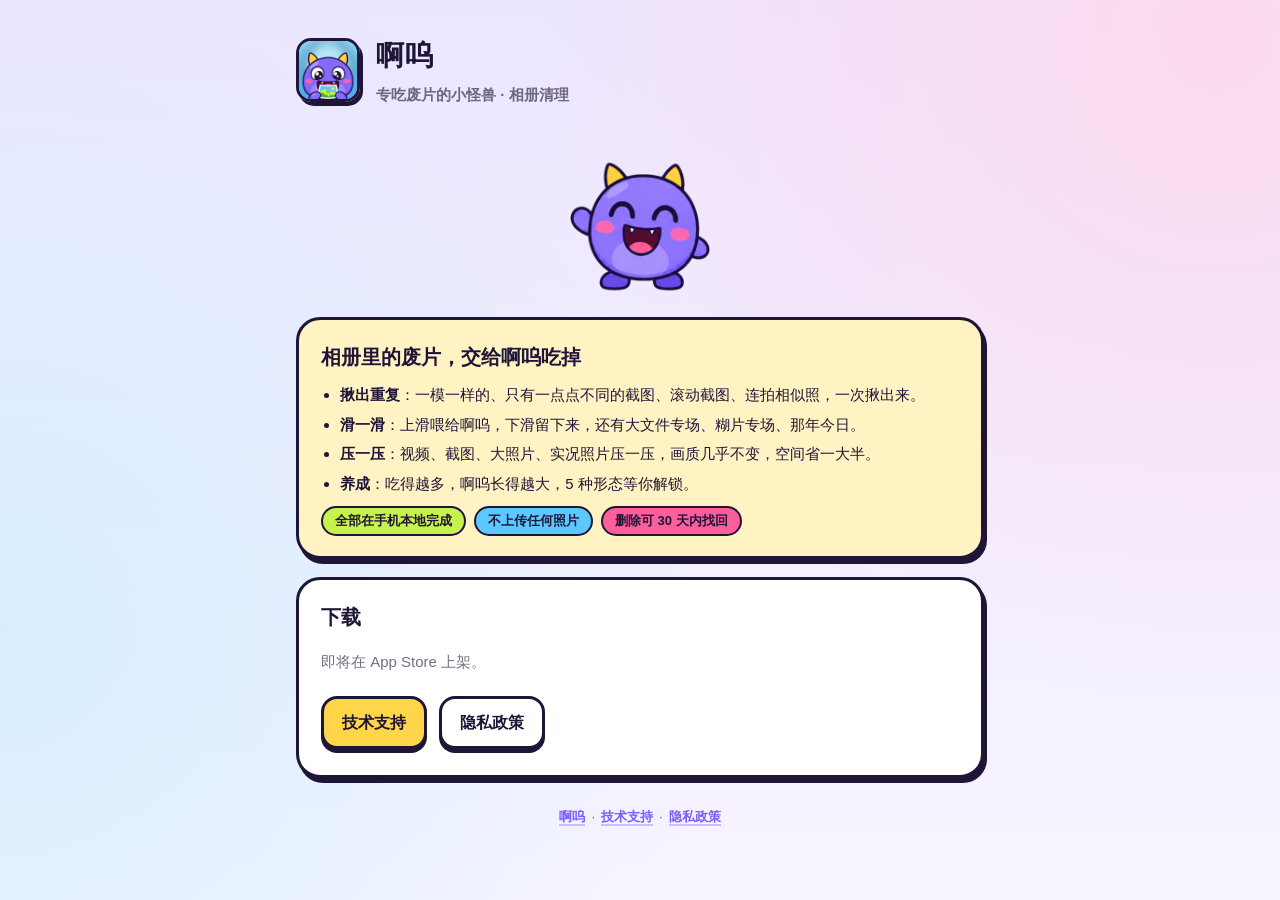
<file: index.html>
<!doctype html>
<html lang="zh-CN">
<head>
<meta charset="utf-8">
<meta name="viewport" content="width=device-width, initial-scale=1">
<title>啊呜 · 专吃废片的小怪兽</title>
<meta name="description" content="啊呜：揪出重复截图、滑一滑清废片、视频照片压一压。全部在手机本地完成，不上传任何照片。">
<link rel="icon" href="assets/icon.png">
<link rel="stylesheet" href="style.css">
</head>
<body>
<main>
  <header class="hero">
    <img class="icon" src="assets/icon.png" alt="啊呜的图标">
    <div>
      <h1>啊呜</h1>
      <p>专吃废片的小怪兽 · 相册清理</p>
    </div>
  </header>

  <img class="mascot" src="assets/awu.png" alt="紫色小怪兽啊呜">

  <div class="card tint-sunny">
    <h2>相册里的废片，交给啊呜吃掉</h2>
    <ul>
      <li><b>揪出重复</b>：一模一样的、只有一点点不同的截图、滚动截图、连拍相似照，一次揪出来。</li>
      <li><b>滑一滑</b>：上滑喂给啊呜，下滑留下来，还有大文件专场、糊片专场、那年今日。</li>
      <li><b>压一压</b>：视频、截图、大照片、实况照片压一压，画质几乎不变，空间省一大半。</li>
      <li><b>养成</b>：吃得越多，啊呜长得越大，5 种形态等你解锁。</li>
    </ul>
    <div class="chips">
      <span class="chip lime">全部在手机本地完成</span>
      <span class="chip sky">不上传任何照片</span>
      <span class="chip pink">删除可 30 天内找回</span>
    </div>
  </div>

  <div class="card">
    <h2>下载</h2>
    <p class="muted">即将在 App Store 上架。</p>
    <a class="button" href="support.html">技术支持</a>
    <a class="button white" href="privacy.html">隐私政策</a>
  </div>

  <footer>
    <a href="index.html">啊呜</a>·<a href="support.html">技术支持</a>·<a href="privacy.html">隐私政策</a>
  </footer>
</main>
</body>
</html>
</file>
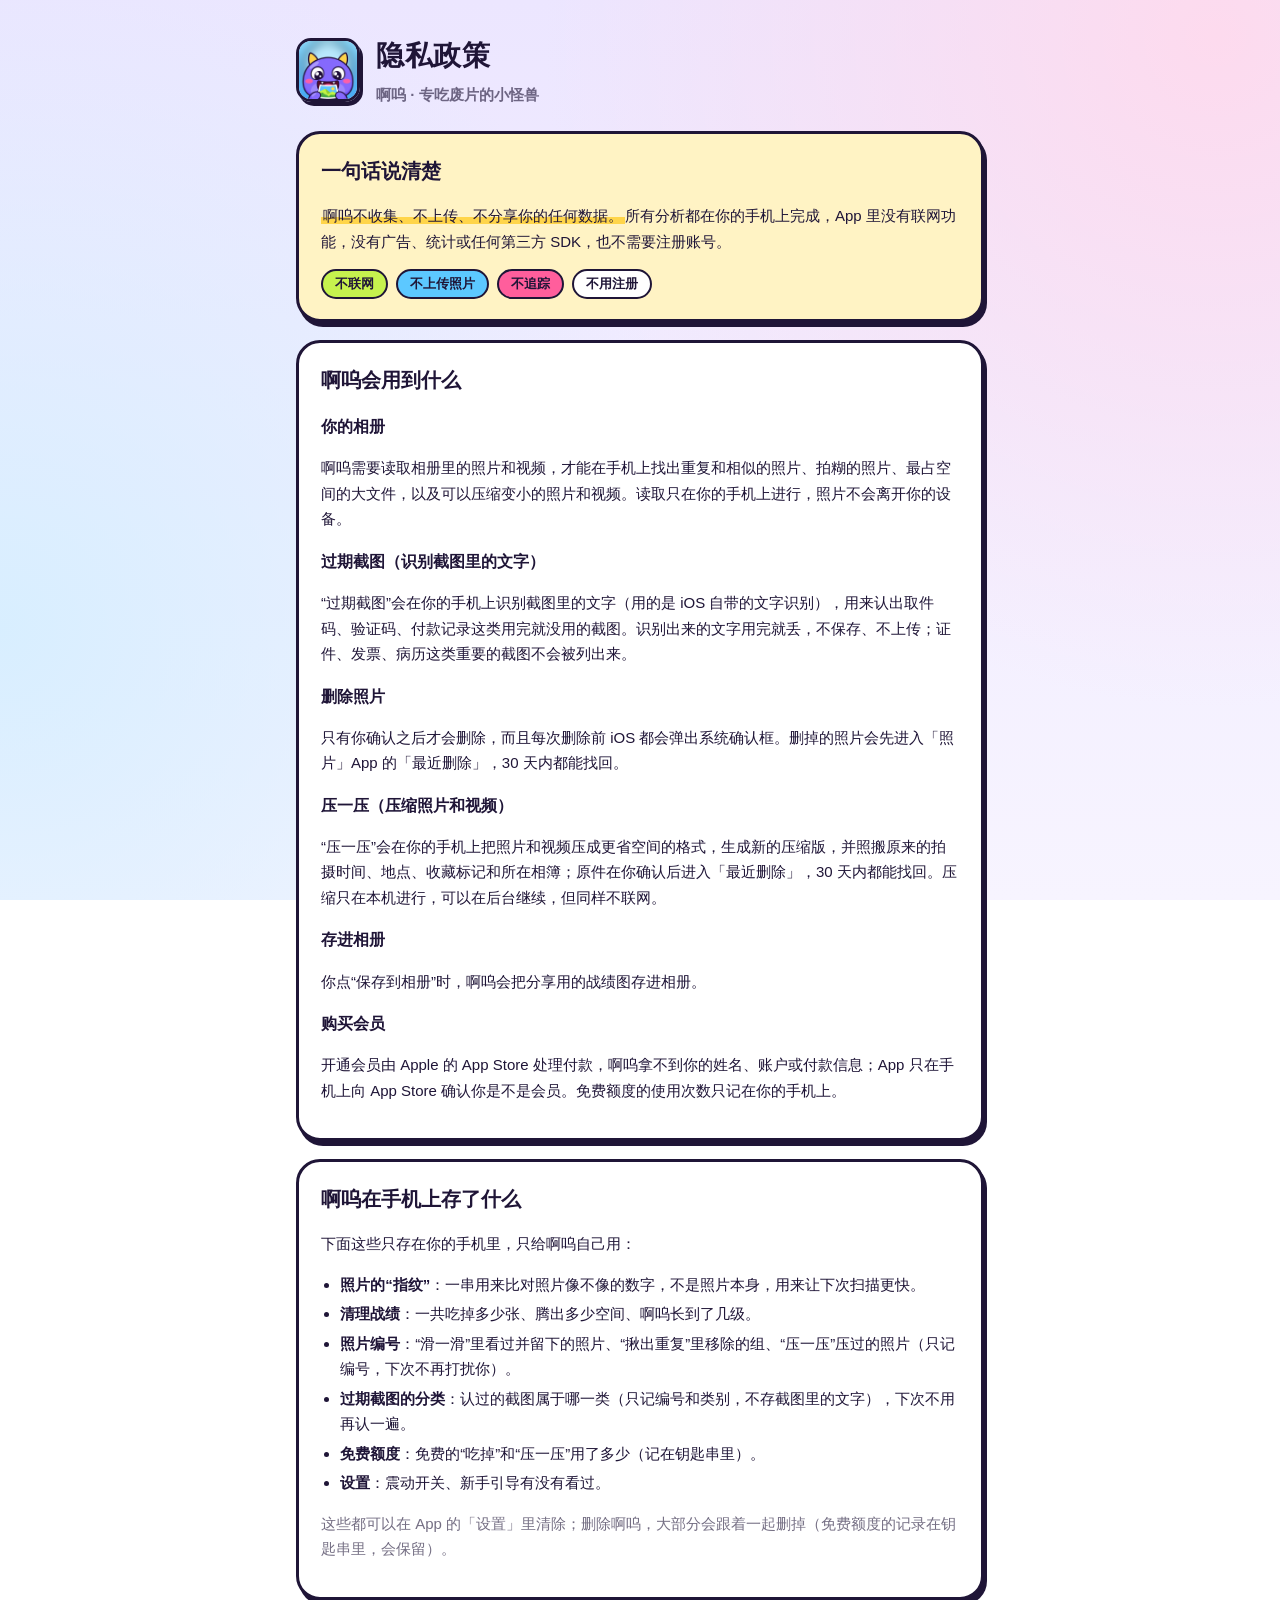
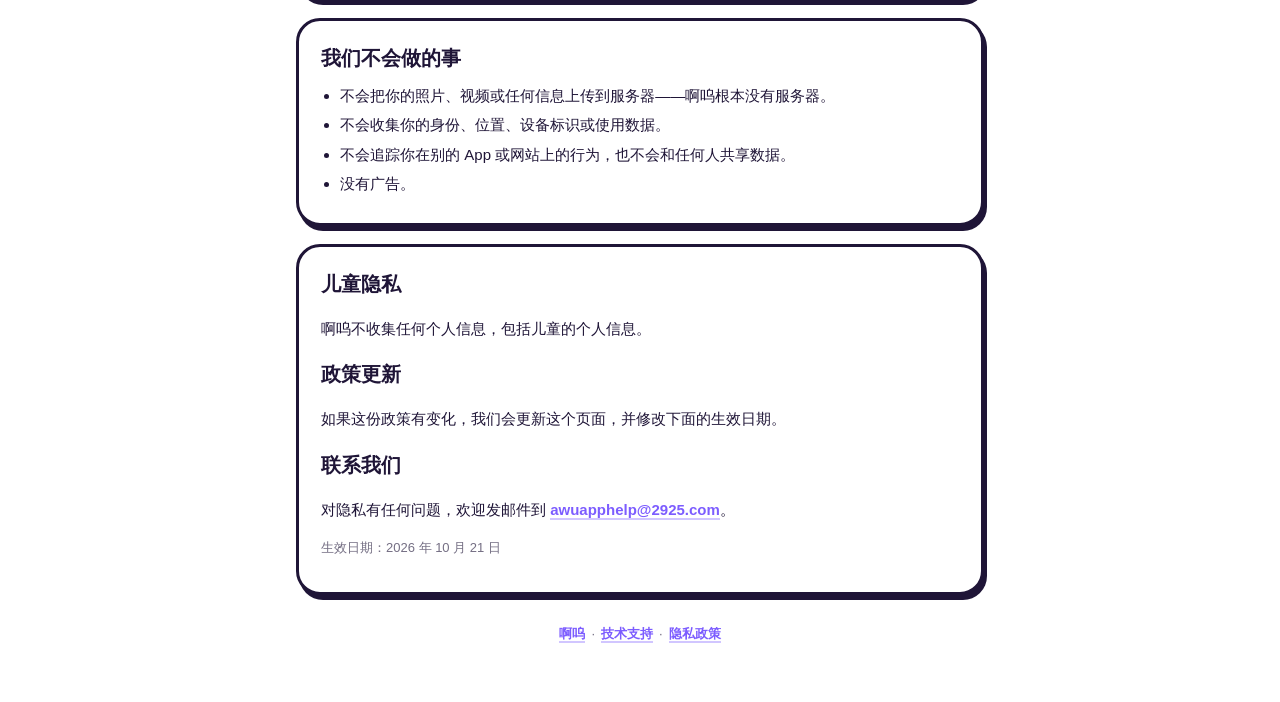
<file: privacy.html>
<!doctype html>
<html lang="zh-CN">
<head>
<meta charset="utf-8">
<meta name="viewport" content="width=device-width, initial-scale=1">
<title>啊呜 · 隐私政策</title>
<meta name="description" content="啊呜（相册清理 App）的隐私政策：不收集、不上传、不分享你的任何数据，所有分析都在你的手机上完成。">
<link rel="icon" href="assets/icon.png">
<link rel="stylesheet" href="style.css">
</head>
<body>
<main>
  <header class="hero">
    <img class="icon" src="assets/icon.png" alt="啊呜的图标">
    <div>
      <h1>隐私政策</h1>
      <p>啊呜 · 专吃废片的小怪兽</p>
    </div>
  </header>

  <div class="card tint-sunny">
    <h2>一句话说清楚</h2>
    <p><span class="highlight">啊呜不收集、不上传、不分享你的任何数据。</span>所有分析都在你的手机上完成，App 里没有联网功能，没有广告、统计或任何第三方 SDK，也不需要注册账号。</p>
    <div class="chips">
      <span class="chip lime">不联网</span>
      <span class="chip sky">不上传照片</span>
      <span class="chip pink">不追踪</span>
      <span class="chip">不用注册</span>
    </div>
  </div>

  <div class="card">
    <h2>啊呜会用到什么</h2>
    <h3>你的相册</h3>
    <p>啊呜需要读取相册里的照片和视频，才能在手机上找出重复和相似的照片、拍糊的照片、最占空间的大文件，以及可以压缩变小的照片和视频。读取只在你的手机上进行，照片不会离开你的设备。</p>
    <h3>过期截图（识别截图里的文字）</h3>
    <p>“过期截图”会在你的手机上识别截图里的文字（用的是 iOS 自带的文字识别），用来认出取件码、验证码、付款记录这类用完就没用的截图。识别出来的文字用完就丢，不保存、不上传；证件、发票、病历这类重要的截图不会被列出来。</p>
    <h3>删除照片</h3>
    <p>只有你确认之后才会删除，而且每次删除前 iOS 都会弹出系统确认框。删掉的照片会先进入「照片」App 的「最近删除」，30 天内都能找回。</p>
    <h3>压一压（压缩照片和视频）</h3>
    <p>“压一压”会在你的手机上把照片和视频压成更省空间的格式，生成新的压缩版，并照搬原来的拍摄时间、地点、收藏标记和所在相簿；原件在你确认后进入「最近删除」，30 天内都能找回。压缩只在本机进行，可以在后台继续，但同样不联网。</p>
    <h3>存进相册</h3>
    <p>你点“保存到相册”时，啊呜会把分享用的战绩图存进相册。</p>
    <h3>购买会员</h3>
    <p>开通会员由 Apple 的 App Store 处理付款，啊呜拿不到你的姓名、账户或付款信息；App 只在手机上向 App Store 确认你是不是会员。免费额度的使用次数只记在你的手机上。</p>
  </div>

  <div class="card">
    <h2>啊呜在手机上存了什么</h2>
    <p>下面这些只存在你的手机里，只给啊呜自己用：</p>
    <ul>
      <li><b>照片的“指纹”</b>：一串用来比对照片像不像的数字，不是照片本身，用来让下次扫描更快。</li>
      <li><b>清理战绩</b>：一共吃掉多少张、腾出多少空间、啊呜长到了几级。</li>
      <li><b>照片编号</b>：“滑一滑”里看过并留下的照片、“揪出重复”里移除的组、“压一压”压过的照片（只记编号，下次不再打扰你）。</li>
      <li><b>过期截图的分类</b>：认过的截图属于哪一类（只记编号和类别，不存截图里的文字），下次不用再认一遍。</li>
      <li><b>免费额度</b>：免费的“吃掉”和“压一压”用了多少（记在钥匙串里）。</li>
      <li><b>设置</b>：震动开关、新手引导有没有看过。</li>
    </ul>
    <p class="muted">这些都可以在 App 的「设置」里清除；删除啊呜，大部分会跟着一起删掉（免费额度的记录在钥匙串里，会保留）。</p>
  </div>

  <div class="card">
    <h2>我们不会做的事</h2>
    <ul>
      <li>不会把你的照片、视频或任何信息上传到服务器——啊呜根本没有服务器。</li>
      <li>不会收集你的身份、位置、设备标识或使用数据。</li>
      <li>不会追踪你在别的 App 或网站上的行为，也不会和任何人共享数据。</li>
      <li>没有广告。</li>
    </ul>
  </div>

  <div class="card">
    <h2>儿童隐私</h2>
    <p>啊呜不收集任何个人信息，包括儿童的个人信息。</p>
    <h2 style="margin-top:16px">政策更新</h2>
    <p>如果这份政策有变化，我们会更新这个页面，并修改下面的生效日期。</p>
    <h2 style="margin-top:16px">联系我们</h2>
    <p>对隐私有任何问题，欢迎发邮件到 <a href="mailto:awuapphelp@2925.com">awuapphelp@2925.com</a>。</p>
    <p class="muted small">生效日期：2026 年 10 月 21 日</p>
  </div>

  <footer>
    <a href="index.html">啊呜</a>·<a href="support.html">技术支持</a>·<a href="privacy.html">隐私政策</a>
  </footer>
</main>
</body>
</html>
</file>
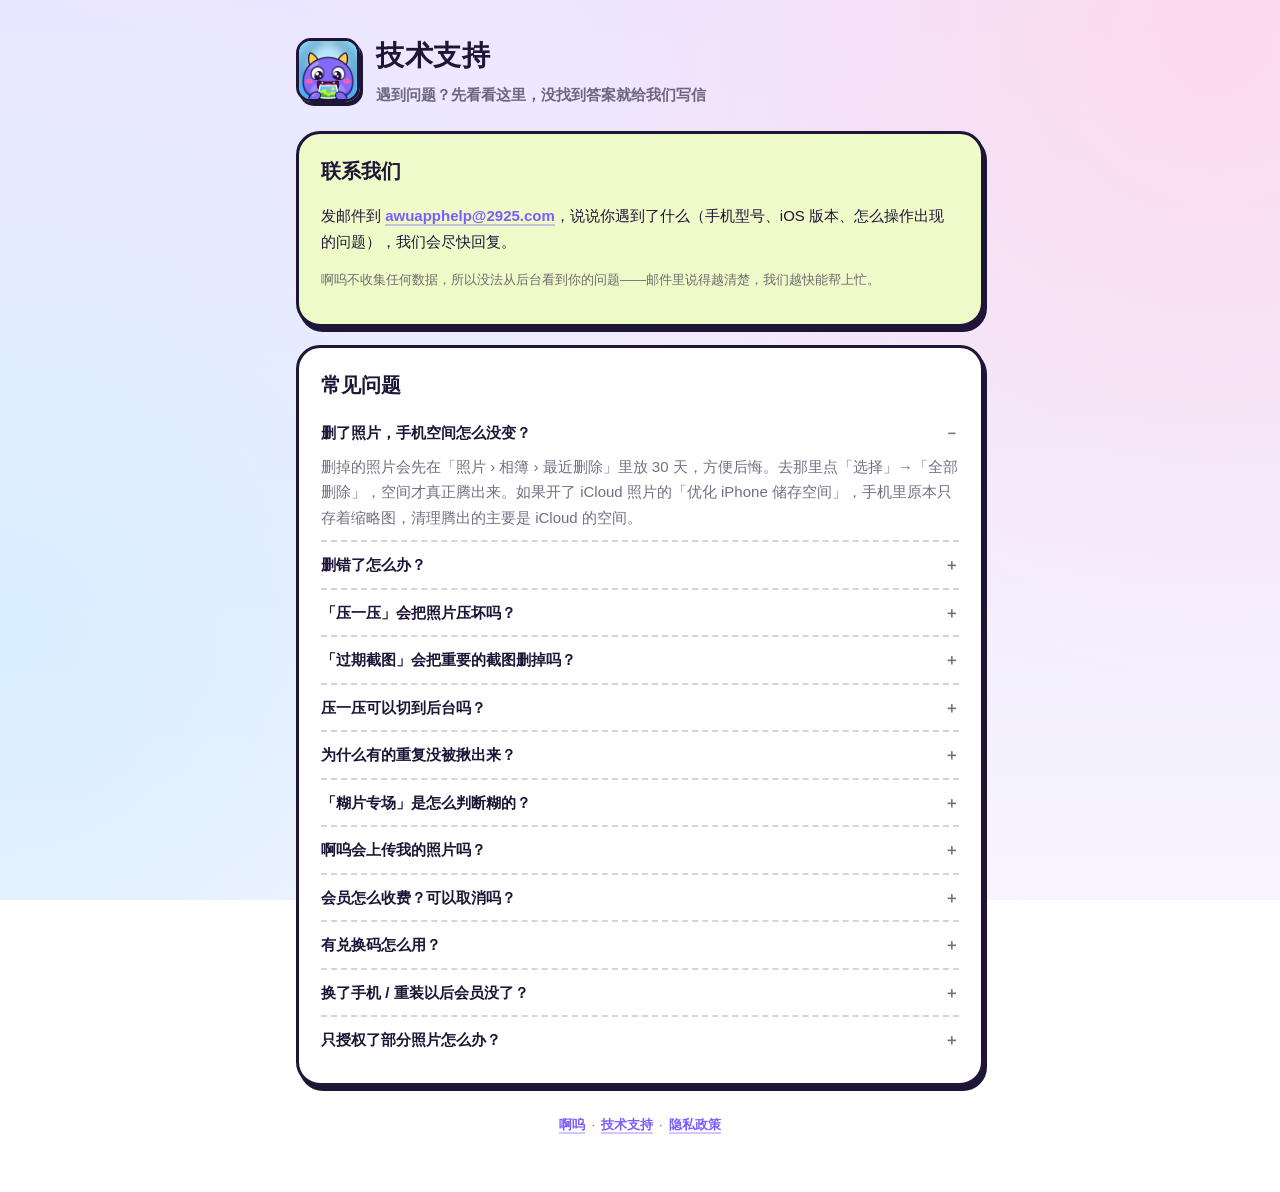
<file: support.html>
<!doctype html>
<html lang="zh-CN">
<head>
<meta charset="utf-8">
<meta name="viewport" content="width=device-width, initial-scale=1">
<title>啊呜 · 技术支持</title>
<meta name="description" content="啊呜（相册清理 App）的常见问题和联系方式。">
<link rel="icon" href="assets/icon.png">
<link rel="stylesheet" href="style.css">
</head>
<body>
<main>
  <header class="hero">
    <img class="icon" src="assets/icon.png" alt="啊呜的图标">
    <div>
      <h1>技术支持</h1>
      <p>遇到问题？先看看这里，没找到答案就给我们写信</p>
    </div>
  </header>

  <div class="card tint-lime">
    <h2>联系我们</h2>
    <p>发邮件到 <a href="mailto:awuapphelp@2925.com?subject=%E5%95%8A%E5%91%9C%E5%8F%8D%E9%A6%88">awuapphelp@2925.com</a>，说说你遇到了什么（手机型号、iOS 版本、怎么操作出现的问题），我们会尽快回复。</p>
    <p class="muted small">啊呜不收集任何数据，所以没法从后台看到你的问题——邮件里说得越清楚，我们越快能帮上忙。</p>
  </div>

  <div class="card">
    <h2>常见问题</h2>
    <details open>
      <summary>删了照片，手机空间怎么没变？</summary>
      <p>删掉的照片会先在「照片 › 相簿 › 最近删除」里放 30 天，方便后悔。去那里点「选择」→「全部删除」，空间才真正腾出来。如果开了 iCloud 照片的「优化 iPhone 储存空间」，手机里原本只存着缩略图，清理腾出的主要是 iCloud 的空间。</p>
    </details>
    <details>
      <summary>删错了怎么办？</summary>
      <p>去「照片 › 相簿 › 最近删除」，30 天内都能恢复。啊呜每次删除前都会先让系统弹框确认。</p>
    </details>
    <details>
      <summary>「压一压」会把照片压坏吗？</summary>
      <p>视频转成更省地方的 HEVC，照片和截图转成 HEIC，在手机上看几乎没差别；压之前点缩略图能先看压缩前后对比。拍摄时间、地点、相机参数、文件名、所在相簿都会照搬，景深也留着（以后还能改成人像），实况照片压完还是实况。原件会放进「最近删除」，30 天内能找回。收藏的、编辑过的、人像、RAW、慢动作、连拍不会碰。</p>
    </details>
    <details>
      <summary>「过期截图」会把重要的截图删掉吗？</summary>
      <p>不会自己删。啊呜在手机上认出截图里的字，按取件码、验证码、付款记录、车票、打车、外卖、天气这些“清理词”分好类，你可以整类勾选，也可以点进去一张张挑，确认后才删。最近 3 天的先不动；证件、发票、病历这类重要的截图不会被列出来。认出来的字不保存、不上传。</p>
    </details>
    <details>
      <summary>压一压可以切到后台吗？</summary>
      <p>可以。iOS 26 及以上切到别的 App 也会一直压，灵动岛和锁屏上能看到进度；更早的系统会先停下，回到啊呜接着压。压完要回到啊呜点一下「换成压缩版」，系统会弹框确认。</p>
    </details>
    <details>
      <summary>为什么有的重复没被揪出来？</summary>
      <p>啊呜宁可漏掉，也不乱删：只有和留下的那张“直接”很像的才会默认勾选。想多找一些，可以在「揪出重复」里把灵敏度调成「宽松」。点过「移除」的组不会再出现，可以在「设置」里「全部恢复」。</p>
    </details>
    <details>
      <summary>「糊片专场」是怎么判断糊的？</summary>
      <p>啊呜会看照片里最清楚的那一块：主体清楚、背景虚化的不算糊；整张都糊（手抖、没对上焦）才会被挑出来。截图和收藏的照片不会出现。</p>
    </details>
    <details>
      <summary>啊呜会上传我的照片吗？</summary>
      <p>不会。所有分析都在你的手机上完成，啊呜不联网，也不收集任何数据。详见 <a href="privacy.html">隐私政策</a>。</p>
    </details>
    <details>
      <summary>会员怎么收费？可以取消吗？</summary>
      <p>每个新用户免费送“吃掉 100 张、压一压 3 个”，用完再决定要不要开会员。终身会员一次付费、永久使用；年度会员到期自动续费，可以随时在「设置 › Apple 账户 › 订阅」里取消，当期结束前 24 小时内没取消会自动续订。</p>
    </details>
    <details>
      <summary>有兑换码怎么用？</summary>
      <p>打开啊呜，在「设置」的会员卡片或会员页点「兑换码」，输进去就行，兑换成功马上生效。也可以在 App Store 里点右上角的头像 ›「兑换充值卡或代码」。兑换码有有效期，过期就用不了了。</p>
    </details>
    <details>
      <summary>换了手机 / 重装以后会员没了？</summary>
      <p>打开啊呜的会员页或「设置」，点「恢复购买」，用买会员的那个 Apple 账户登录就能恢复。</p>
    </details>
    <details>
      <summary>只授权了部分照片怎么办？</summary>
      <p>啊呜只能看到你授权的那些照片。首页会提示，点「选更多」就能在系统里增加照片；也可以去「设置 › 啊呜 › 照片」改成「完全访问」。</p>
    </details>
  </div>

  <footer>
    <a href="index.html">啊呜</a>·<a href="support.html">技术支持</a>·<a href="privacy.html">隐私政策</a>
  </footer>
</main>
</body>
</html>
</file>
<file: style.css>
/* 啊呜的网页：和 App 一样的薰衣草底、粗描边卡片、硬投影。只用系统字体，不引用外部资源（国内也打得开） */
:root {
  --ink: #1F1537;
  --grape: #7C5CFF;
  --sunny: #FFD54A;
  --bubblegum: #FF5E9C;
  --lime: #C6F24E;
  --sky: #5CC8FF;
  --paper: #F7F4FF;
  --paper-top: #ECE6FF;
  --muted: rgba(31, 21, 55, 0.62);
}

* { box-sizing: border-box; }

html { -webkit-text-size-adjust: 100%; }

body {
  margin: 0;
  color: var(--ink);
  font-family: -apple-system, BlinkMacSystemFont, "PingFang SC", "Hiragino Sans GB", "Microsoft YaHei", "Noto Sans SC", sans-serif;
  line-height: 1.7;
  background:
    radial-gradient(circle at 95% 4%, rgba(255, 217, 236, 0.9), transparent 45%),
    radial-gradient(circle at 0% 70%, rgba(211, 238, 255, 0.85), transparent 50%),
    linear-gradient(180deg, var(--paper-top), var(--paper));
  background-attachment: fixed;
  min-height: 100vh;
}

main { max-width: 720px; margin: 0 auto; padding: 32px 16px 56px; }

header.hero { display: flex; align-items: center; gap: 16px; margin-bottom: 24px; }
header.hero img.icon { width: 64px; height: 64px; border-radius: 15px; border: 3px solid var(--ink); box-shadow: 3px 4px 0 var(--ink); }
header.hero h1 { margin: 0; font-size: 28px; font-weight: 900; letter-spacing: 0.5px; }
header.hero p { margin: 2px 0 0; color: var(--muted); font-weight: 600; }

.mascot { display: block; width: 168px; margin: 8px auto 4px; }

.card {
  background: #fff;
  border: 3px solid var(--ink);
  border-radius: 24px;
  box-shadow: 3px 5px 0 var(--ink);
  padding: 20px 22px;
  margin: 18px 0;
}

.card.tint-sunny { background: #FFF3C4; }
.card.tint-lime { background: #EEFBC9; }

h2 { font-size: 20px; font-weight: 900; margin: 0 0 8px; }
h3 { font-size: 16px; font-weight: 800; margin: 16px 0 4px; }
p, li { font-size: 15px; }
ul { padding-left: 1.2em; margin: 6px 0; }
li { margin: 4px 0; }
.muted { color: var(--muted); }
.small { font-size: 13px; }

.highlight {
  background: linear-gradient(transparent 58%, var(--sunny) 58%);
  padding: 0 2px;
}

a { color: var(--grape); font-weight: 700; text-decoration: none; border-bottom: 2px solid rgba(124, 92, 255, 0.35); }
a:hover { border-bottom-color: var(--grape); }

.button {
  display: inline-block;
  background: var(--sunny);
  color: var(--ink);
  border: 3px solid var(--ink);
  border-radius: 16px;
  box-shadow: 0 4px 0 var(--ink);
  padding: 10px 18px;
  font-weight: 900;
  margin: 6px 8px 6px 0;
}
.button:active { transform: translateY(3px); box-shadow: 0 1px 0 var(--ink); }
.button.white { background: #fff; }

details { border-top: 2px dashed rgba(31, 21, 55, 0.18); padding: 10px 0; }
details:first-of-type { border-top: none; }
summary { cursor: pointer; font-weight: 800; font-size: 15px; list-style: none; }
summary::-webkit-details-marker { display: none; }
summary::after { content: "＋"; float: right; color: var(--muted); }
details[open] summary::after { content: "－"; }
details p { margin: 8px 0 0; color: var(--muted); }

.chips { display: flex; flex-wrap: wrap; gap: 8px; margin: 10px 0 0; }
.chip { border: 2px solid var(--ink); border-radius: 999px; padding: 2px 12px; font-weight: 800; font-size: 13px; background: #fff; }
.chip.lime { background: var(--lime); }
.chip.sky { background: var(--sky); }
.chip.pink { background: var(--bubblegum); }

footer { text-align: center; color: var(--muted); font-size: 13px; margin-top: 28px; }
footer a { margin: 0 6px; }
</file>
